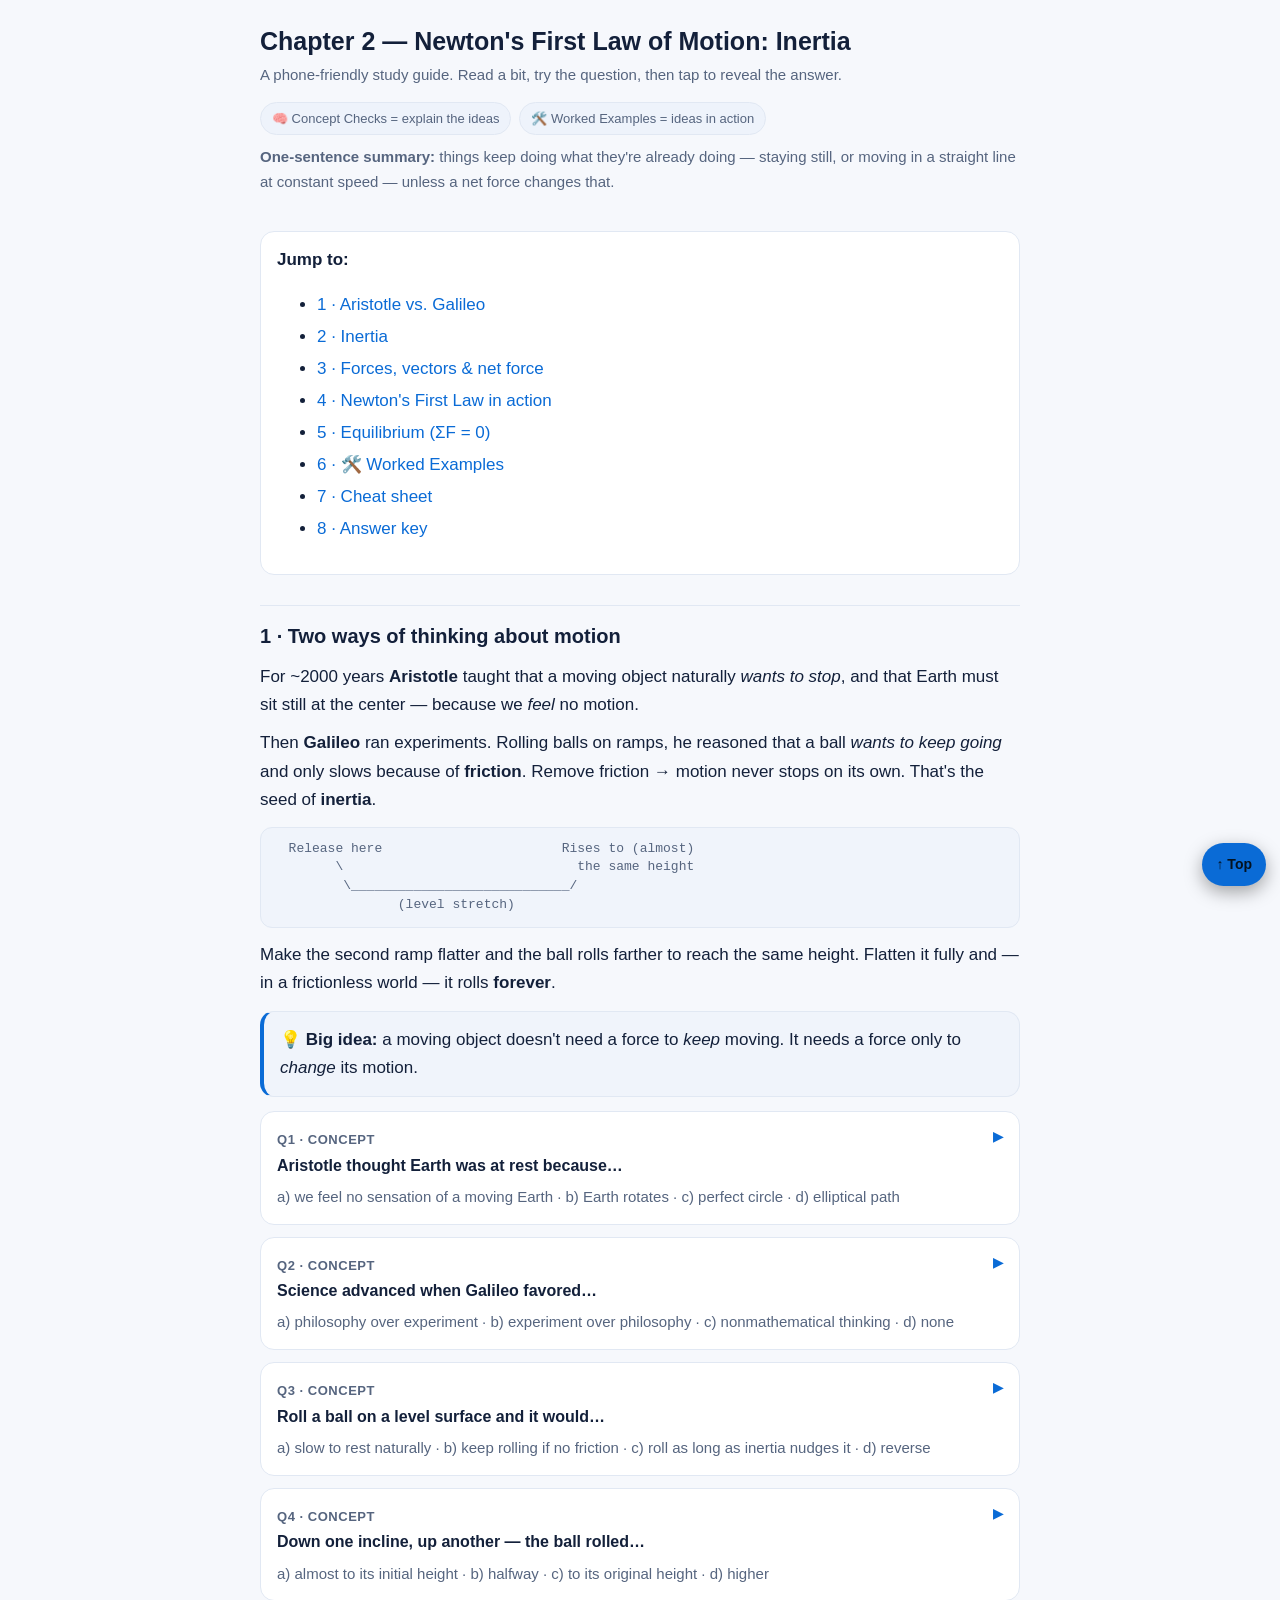
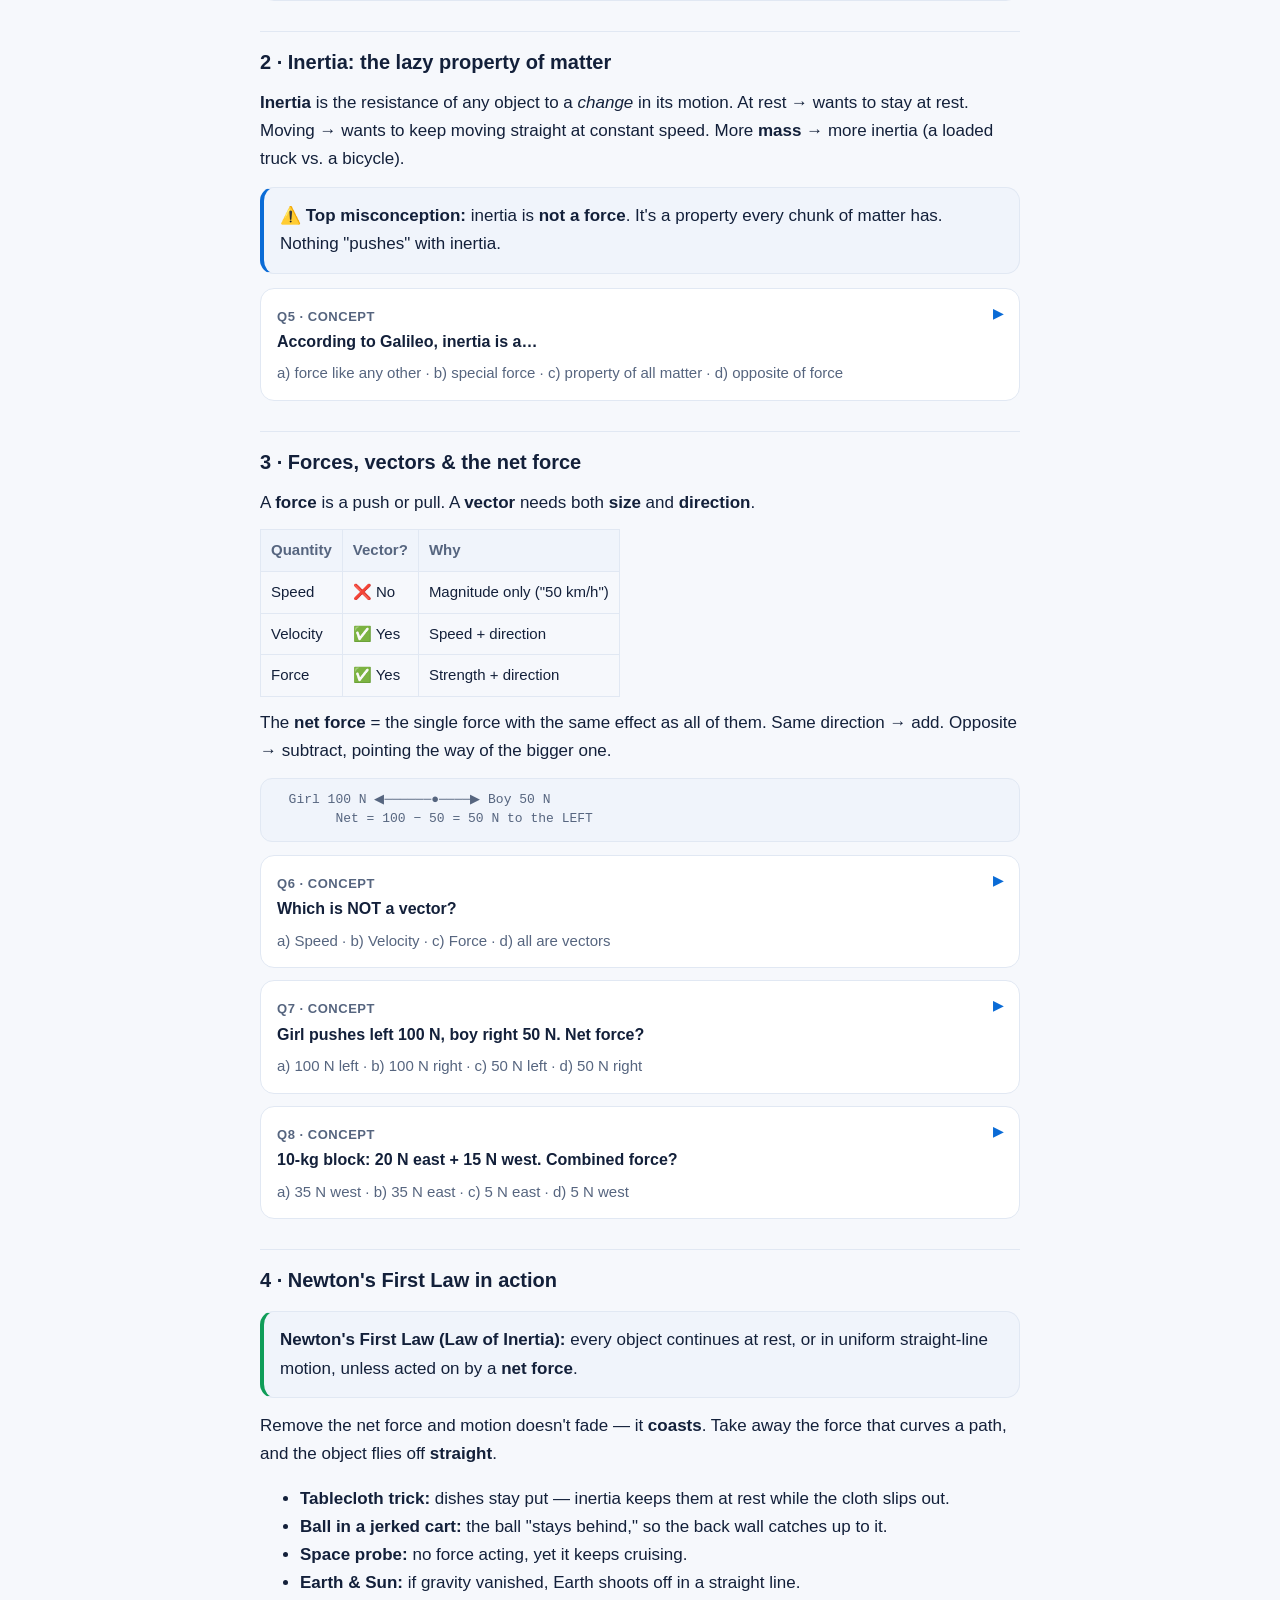
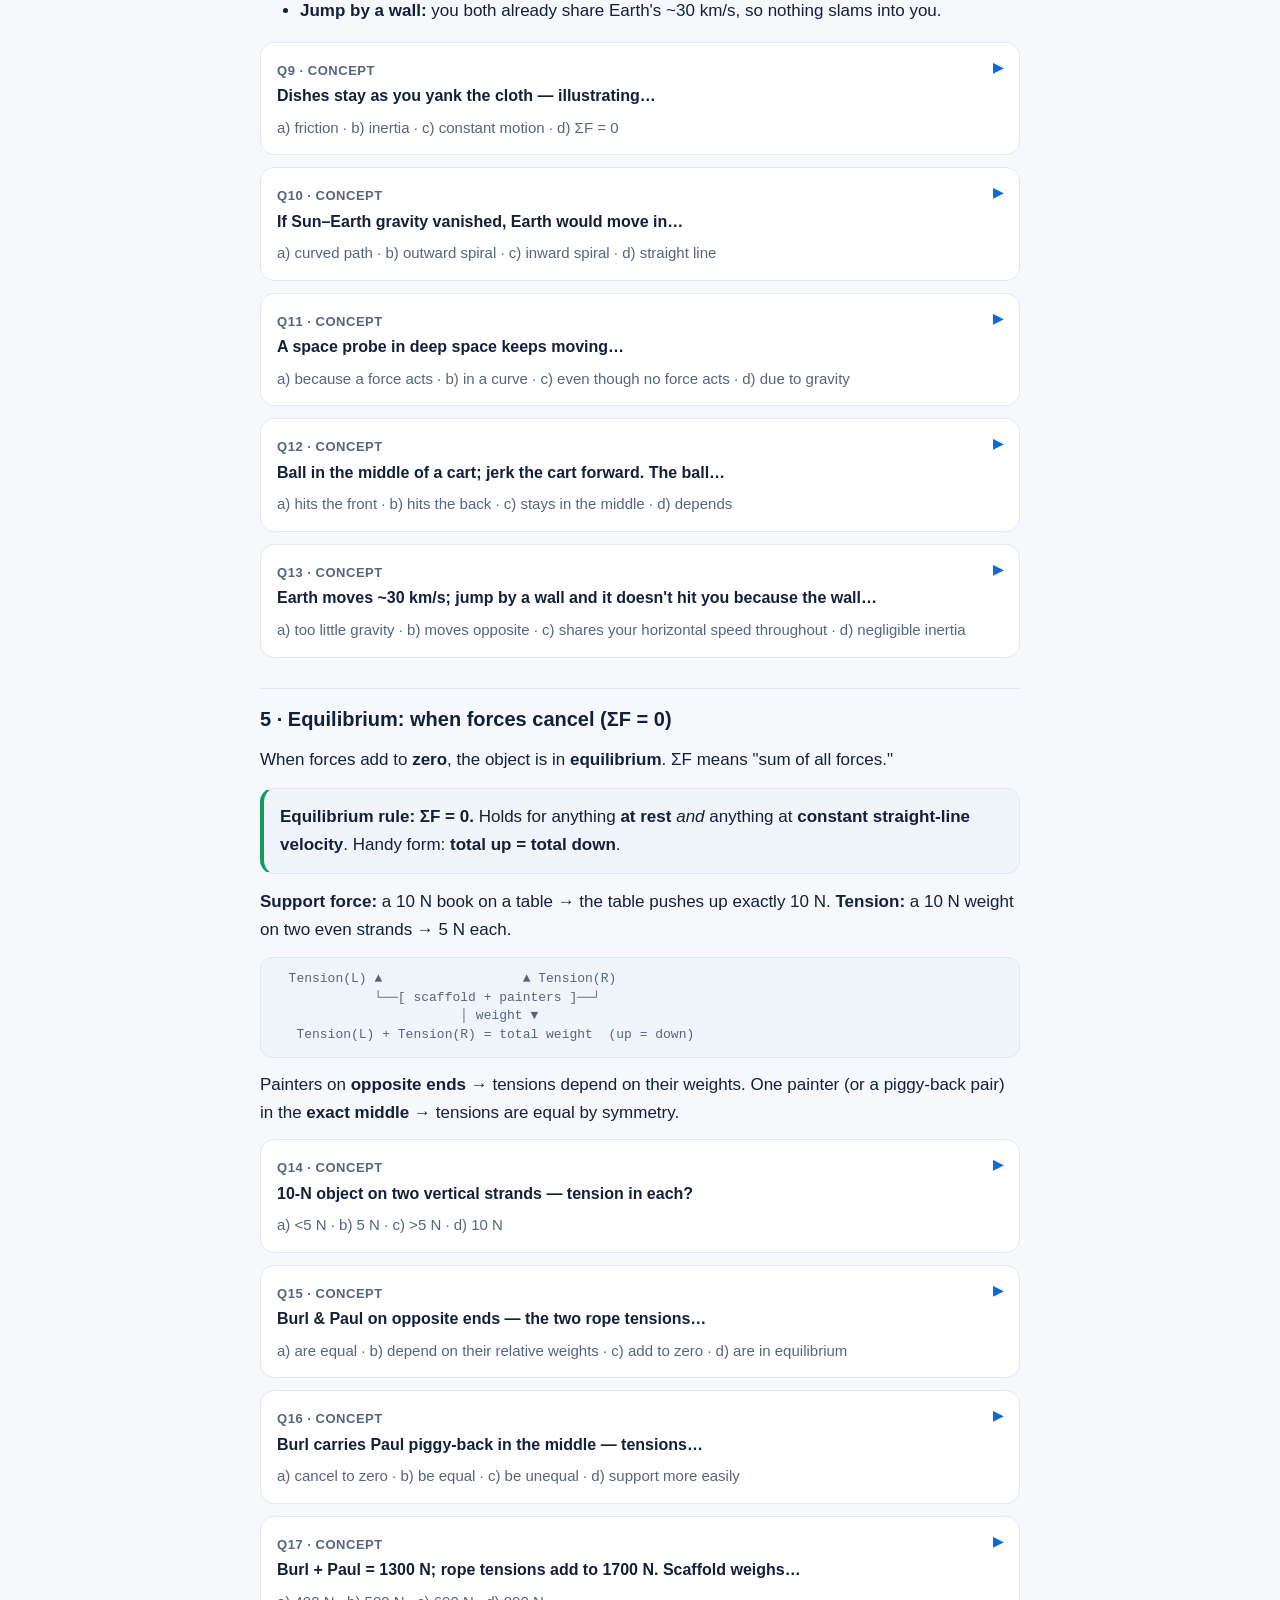
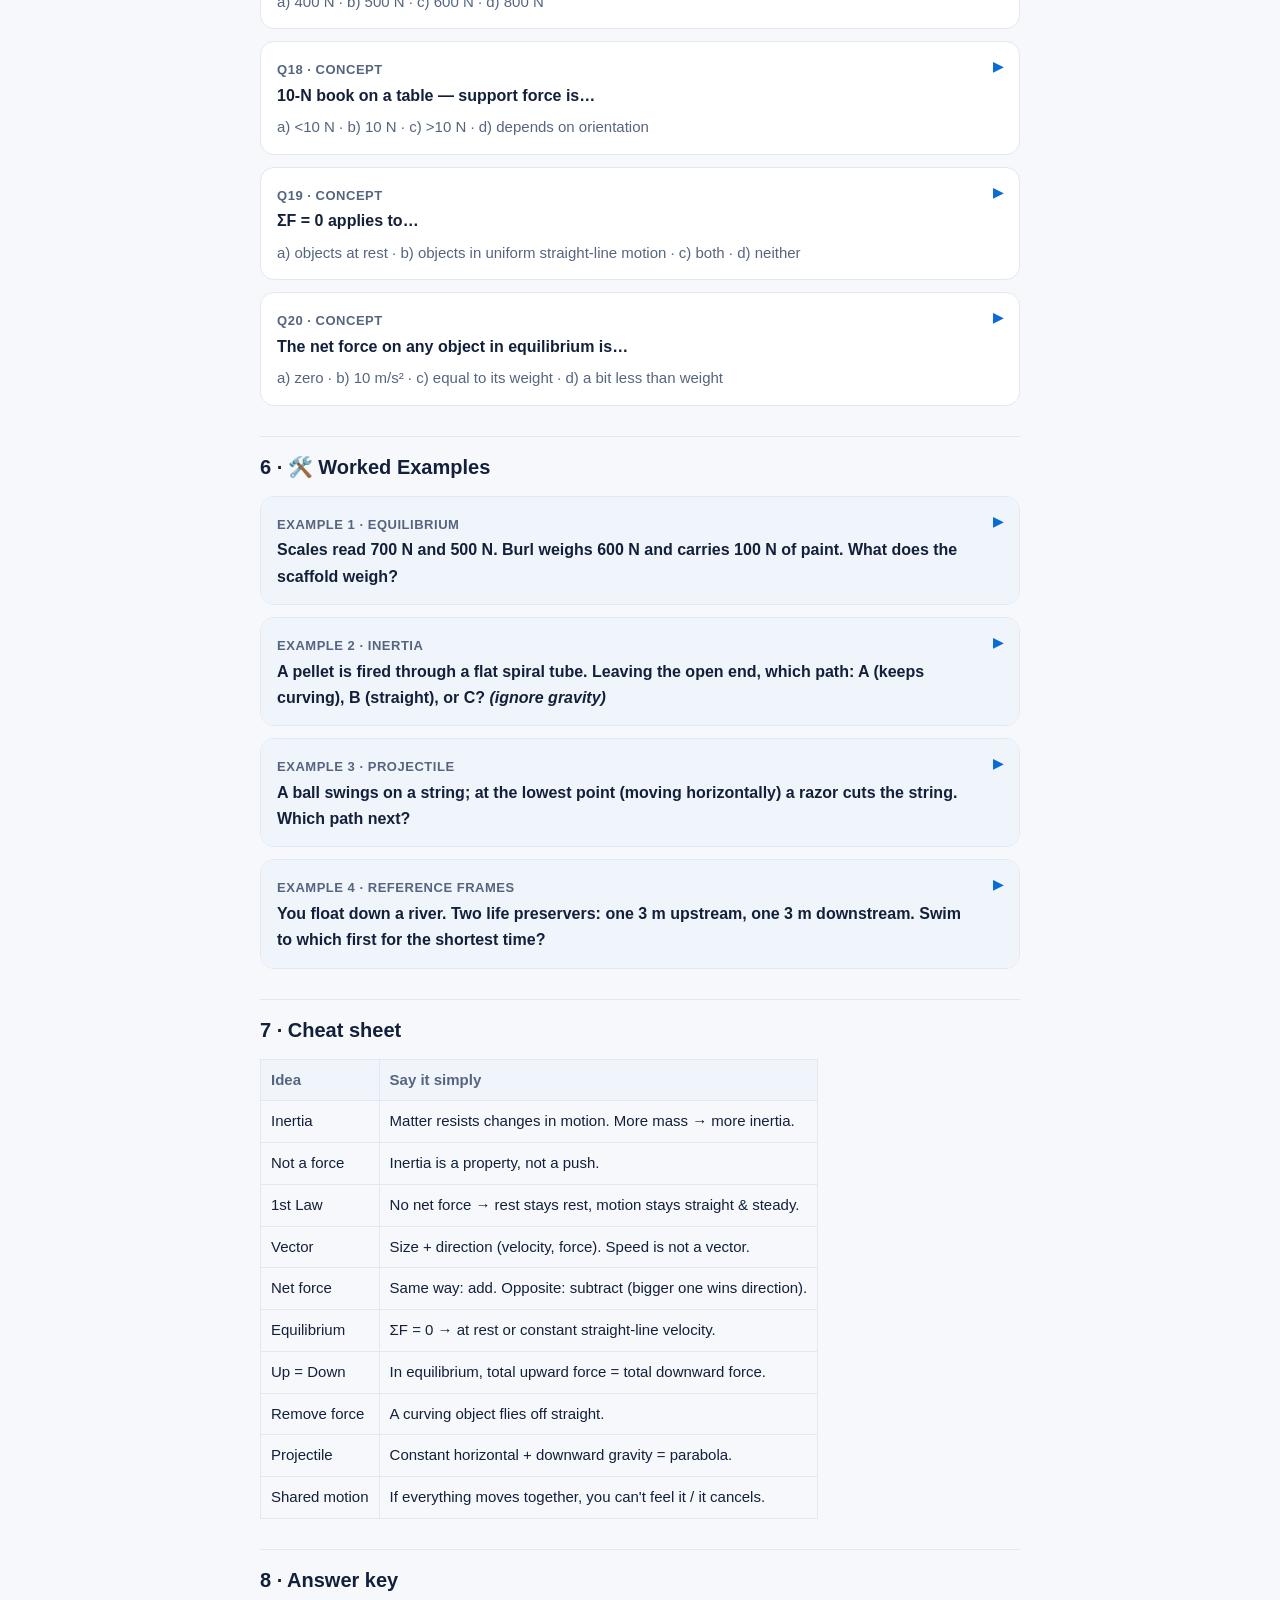
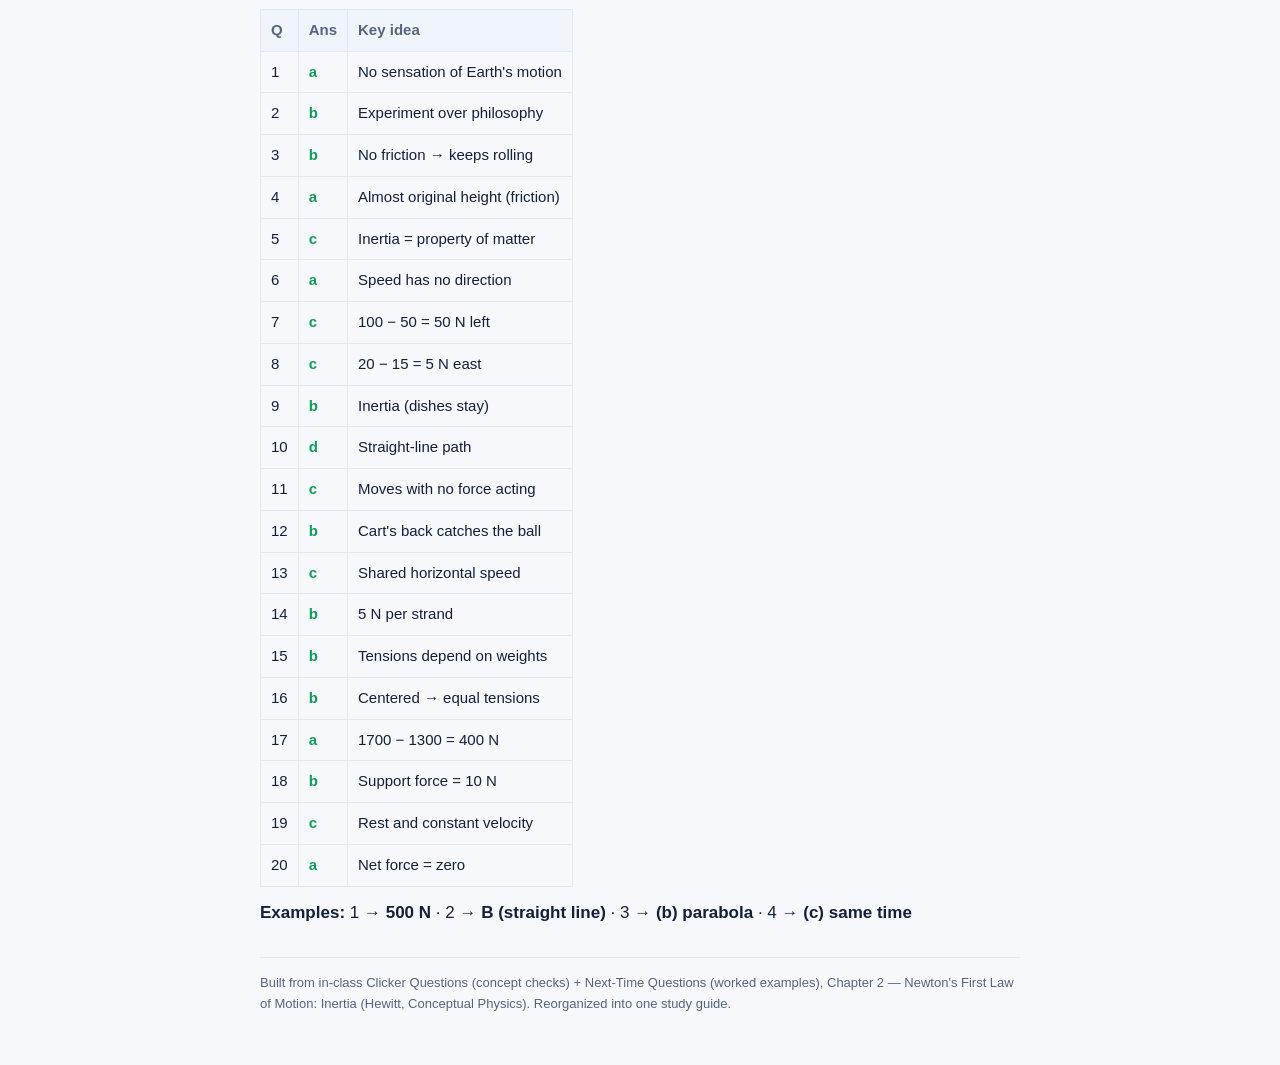
<file: lectures/chapter-02.html>
<!DOCTYPE html>
<html lang="en">
<head>
<meta charset="utf-8">
<meta name="viewport" content="width=device-width, initial-scale=1, viewport-fit=cover">
<meta name="theme-color" content="#0b1220">
<title>Ch.2 — Newton's First Law (Inertia)</title>
<style>
  :root{
    --bg:#0b1220; --card:#131c2e; --card2:#0f1726; --ink:#e8eef7; --muted:#9fb0c8;
    --acc:#4cc2ff; --good:#39d98a; --line:#243149; --pill:#1d2940;
  }
  @media (prefers-color-scheme: light){
    :root{ --bg:#f6f8fc; --card:#ffffff; --card2:#f0f4fb; --ink:#13203a; --muted:#56657f;
           --acc:#0a6bd6; --good:#0f9d58; --line:#e1e8f3; --pill:#eef3fb; }
  }
  *{box-sizing:border-box}
  html{-webkit-text-size-adjust:100%}
  body{margin:0;background:var(--bg);color:var(--ink);
    font:17px/1.65 -apple-system,BlinkMacSystemFont,"Segoe UI",Roboto,Helvetica,Arial,sans-serif;
    padding:0 16px env(safe-area-inset-bottom) 16px;}
  .wrap{max-width:760px;margin:0 auto}
  header{padding:26px 0 8px}
  h1{font-size:25px;line-height:1.25;margin:0 0 6px}
  .sub{color:var(--muted);font-size:15px;margin:0 0 14px}
  .legend{display:flex;gap:8px;flex-wrap:wrap;margin:10px 0 4px}
  .tag{background:var(--pill);border:1px solid var(--line);border-radius:999px;
    padding:5px 11px;font-size:13px;color:var(--muted)}
  h2{font-size:20px;margin:30px 0 6px;padding-top:14px;border-top:1px solid var(--line)}
  h3{font-size:17px;margin:20px 0 6px;color:var(--acc)}
  p{margin:10px 0}
  .card{background:var(--card);border:1px solid var(--line);border-radius:14px;
    padding:14px 16px;margin:14px 0}
  .idea{border-left:4px solid var(--acc);background:var(--card2)}
  .law{border-left:4px solid var(--good);background:var(--card2)}
  pre{background:var(--card2);border:1px solid var(--line);border-radius:12px;
    padding:12px;overflow-x:auto;font-size:13px;line-height:1.45;color:var(--muted);
    -webkit-overflow-scrolling:touch}
  table{width:100%;border-collapse:collapse;margin:12px 0;font-size:15px;display:block;overflow-x:auto}
  th,td{border:1px solid var(--line);padding:8px 10px;text-align:left;vertical-align:top}
  th{background:var(--card2);color:var(--muted);font-weight:600;white-space:nowrap}
  details{background:var(--card);border:1px solid var(--line);border-radius:14px;margin:12px 0;overflow:hidden}
  summary{cursor:pointer;list-style:none;padding:14px 44px 14px 16px;position:relative;
    font-weight:600;font-size:16px}
  summary::-webkit-details-marker{display:none}
  summary::after{content:"▶";position:absolute;right:16px;top:14px;color:var(--acc);
    transition:transform .2s;font-size:13px}
  details[open] summary::after{transform:rotate(90deg)}
  .q{color:var(--muted);font-weight:600;font-size:13px;letter-spacing:.04em;text-transform:uppercase}
  .ans{padding:0 16px 14px;border-top:1px solid var(--line);margin-top:2px}
  .ans b{color:var(--good)}
  .opts{color:var(--muted);font-size:15px;font-weight:400;margin-top:6px;display:block}
  .ex summary{background:var(--card2)}
  .key b{color:var(--good)}
  .toc a{color:var(--acc);text-decoration:none}
  .toc li{margin:4px 0}
  footer{color:var(--muted);font-size:13px;margin:30px 0 50px;border-top:1px solid var(--line);padding-top:14px}
  a{color:var(--acc)}
  .top{position:fixed;right:14px;bottom:14px;background:var(--acc);color:#04121f;
    border-radius:999px;padding:10px 14px;font-size:14px;font-weight:700;text-decoration:none;
    box-shadow:0 6px 18px rgba(0,0,0,.35)}
</style>
</head>
<body>
<div class="wrap" id="top">
<header>
  <h1>Chapter 2 — Newton's First Law of Motion: Inertia</h1>
  <p class="sub">A phone-friendly study guide. Read a bit, try the question, then tap to reveal the answer.</p>
  <div class="legend">
    <span class="tag">🧠 Concept Checks = explain the ideas</span>
    <span class="tag">🛠️ Worked Examples = ideas in action</span>
  </div>
  <p class="sub" style="margin-top:10px"><b>One-sentence summary:</b> things keep doing what they're already doing — staying still, or moving in a straight line at constant speed — unless a net force changes that.</p>
</header>

<div class="card">
  <b>Jump to:</b>
  <ul class="toc">
    <li><a href="#s1">1 · Aristotle vs. Galileo</a></li>
    <li><a href="#s2">2 · Inertia</a></li>
    <li><a href="#s3">3 · Forces, vectors & net force</a></li>
    <li><a href="#s4">4 · Newton's First Law in action</a></li>
    <li><a href="#s5">5 · Equilibrium (ΣF = 0)</a></li>
    <li><a href="#s6">6 · 🛠️ Worked Examples</a></li>
    <li><a href="#s7">7 · Cheat sheet</a></li>
    <li><a href="#s8">8 · Answer key</a></li>
  </ul>
</div>

<!-- 1 -->
<h2 id="s1">1 · Two ways of thinking about motion</h2>
<p>For ~2000 years <b>Aristotle</b> taught that a moving object naturally <i>wants to stop</i>, and that Earth must sit still at the center — because we <i>feel</i> no motion.</p>
<p>Then <b>Galileo</b> ran experiments. Rolling balls on ramps, he reasoned that a ball <i>wants to keep going</i> and only slows because of <b>friction</b>. Remove friction → motion never stops on its own. That's the seed of <b>inertia</b>.</p>
<pre>  Release here                       Rises to (almost)
        \                              the same height
         \____________________________/
                (level stretch)</pre>
<p>Make the second ramp flatter and the ball rolls farther to reach the same height. Flatten it fully and — in a frictionless world — it rolls <b>forever</b>.</p>
<div class="card idea">💡 <b>Big idea:</b> a moving object doesn't need a force to <i>keep</i> moving. It needs a force only to <i>change</i> its motion.</div>

<details><summary><span class="q">Q1 · Concept</span><br>Aristotle thought Earth was at rest because…<span class="opts">a) we feel no sensation of a moving Earth · b) Earth rotates · c) perfect circle · d) elliptical path</span></summary>
<div class="ans"><p><b>Answer: a.</b> We feel no sensation of motion, so it <i>seemed</i> Earth was still. Smooth, steady motion is undetectable from the inside.</p></div></details>

<details><summary><span class="q">Q2 · Concept</span><br>Science advanced when Galileo favored…<span class="opts">a) philosophy over experiment · b) experiment over philosophy · c) nonmathematical thinking · d) none</span></summary>
<div class="ans"><p><b>Answer: b.</b> His revolution was <b>testing ideas by experiment</b> instead of just debating them.</p></div></details>

<details><summary><span class="q">Q3 · Concept</span><br>Roll a ball on a level surface and it would…<span class="opts">a) slow to rest naturally · b) keep rolling if no friction · c) roll as long as inertia nudges it · d) reverse</span></summary>
<div class="ans"><p><b>Answer: b.</b> With <b>no friction</b>, nothing removes its motion. (c) is a trap — inertia doesn't <i>nudge</i>; it isn't a force.</p></div></details>

<details><summary><span class="q">Q4 · Concept</span><br>Down one incline, up another — the ball rolled…<span class="opts">a) almost to its initial height · b) halfway · c) to its original height · d) higher</span></summary>
<div class="ans"><p><b>Answer: a.</b> In the real experiment it reaches <b>almost</b> its start; the shortfall is <b>friction</b>. The frictionless idealization ("to its original height") is what reveals inertia.</p></div></details>

<!-- 2 -->
<h2 id="s2">2 · Inertia: the lazy property of matter</h2>
<p><b>Inertia</b> is the resistance of any object to a <i>change</i> in its motion. At rest → wants to stay at rest. Moving → wants to keep moving straight at constant speed. More <b>mass</b> → more inertia (a loaded truck vs. a bicycle).</p>
<div class="card idea">⚠️ <b>Top misconception:</b> inertia is <b>not a force</b>. It's a property every chunk of matter has. Nothing "pushes" with inertia.</div>

<details><summary><span class="q">Q5 · Concept</span><br>According to Galileo, inertia is a…<span class="opts">a) force like any other · b) special force · c) property of all matter · d) opposite of force</span></summary>
<div class="ans"><p><b>Answer: c.</b> A <b>property of all matter</b>. If you picked "force," re-read the warning above.</p></div></details>

<!-- 3 -->
<h2 id="s3">3 · Forces, vectors & the net force</h2>
<p>A <b>force</b> is a push or pull. A <b>vector</b> needs both <b>size</b> and <b>direction</b>.</p>
<table><tr><th>Quantity</th><th>Vector?</th><th>Why</th></tr>
<tr><td>Speed</td><td>❌ No</td><td>Magnitude only ("50 km/h")</td></tr>
<tr><td>Velocity</td><td>✅ Yes</td><td>Speed + direction</td></tr>
<tr><td>Force</td><td>✅ Yes</td><td>Strength + direction</td></tr></table>
<p>The <b>net force</b> = the single force with the same effect as all of them. Same direction → add. Opposite → subtract, pointing the way of the bigger one.</p>
<pre>  Girl 100 N ◀──────●────▶ Boy 50 N
        Net = 100 − 50 = 50 N to the LEFT</pre>

<details><summary><span class="q">Q6 · Concept</span><br>Which is <b>NOT</b> a vector?<span class="opts">a) Speed · b) Velocity · c) Force · d) all are vectors</span></summary>
<div class="ans"><p><b>Answer: a.</b> <b>Speed</b> is just a number; velocity and force carry direction.</p></div></details>

<details><summary><span class="q">Q7 · Concept</span><br>Girl pushes left 100 N, boy right 50 N. Net force?<span class="opts">a) 100 N left · b) 100 N right · c) 50 N left · d) 50 N right</span></summary>
<div class="ans"><p><b>Answer: c.</b> 100 − 50 = <b>50 N to the left</b> (toward the stronger push).</p></div></details>

<details><summary><span class="q">Q8 · Concept</span><br>10-kg block: 20 N east + 15 N west. Combined force?<span class="opts">a) 35 N west · b) 35 N east · c) 5 N east · d) 5 N west</span></summary>
<div class="ans"><p><b>Answer: c.</b> 20 − 15 = <b>5 N east</b>. The 10 kg is a distractor — you don't need mass for the net force.</p></div></details>

<!-- 4 -->
<h2 id="s4">4 · Newton's First Law in action</h2>
<div class="card law"><b>Newton's First Law (Law of Inertia):</b> every object continues at rest, or in uniform straight-line motion, unless acted on by a <b>net force</b>.</div>
<p>Remove the net force and motion doesn't fade — it <b>coasts</b>. Take away the force that curves a path, and the object flies off <b>straight</b>.</p>
<ul>
<li><b>Tablecloth trick:</b> dishes stay put — inertia keeps them at rest while the cloth slips out.</li>
<li><b>Ball in a jerked cart:</b> the ball "stays behind," so the back wall catches up to it.</li>
<li><b>Space probe:</b> no force acting, yet it keeps cruising.</li>
<li><b>Earth &amp; Sun:</b> if gravity vanished, Earth shoots off in a straight line.</li>
<li><b>Jump by a wall:</b> you both already share Earth's ~30 km/s, so nothing slams into you.</li>
</ul>

<details><summary><span class="q">Q9 · Concept</span><br>Dishes stay as you yank the cloth — illustrating…<span class="opts">a) friction · b) inertia · c) constant motion · d) ΣF = 0</span></summary>
<div class="ans"><p><b>Answer: b.</b> <b>Inertia</b> — the dishes resist a change from rest.</p></div></details>

<details><summary><span class="q">Q10 · Concept</span><br>If Sun–Earth gravity vanished, Earth would move in…<span class="opts">a) curved path · b) outward spiral · c) inward spiral · d) straight line</span></summary>
<div class="ans"><p><b>Answer: d.</b> No force to bend the path → a <b>straight line</b>.</p></div></details>

<details><summary><span class="q">Q11 · Concept</span><br>A space probe in deep space keeps moving…<span class="opts">a) because a force acts · b) in a curve · c) even though no force acts · d) due to gravity</span></summary>
<div class="ans"><p><b>Answer: c.</b> No force is needed to <i>keep</i> moving.</p></div></details>

<details><summary><span class="q">Q12 · Concept</span><br>Ball in the middle of a cart; jerk the cart forward. The ball…<span class="opts">a) hits the front · b) hits the back · c) stays in the middle · d) depends</span></summary>
<div class="ans"><p><b>Answer: b.</b> The ball tends to <b>stay at rest</b>; the cart shoots forward, so the <b>back wall meets the ball</b>.</p></div></details>

<details><summary><span class="q">Q13 · Concept</span><br>Earth moves ~30 km/s; jump by a wall and it doesn't hit you because the wall…<span class="opts">a) too little gravity · b) moves opposite · c) shares your horizontal speed throughout · d) negligible inertia</span></summary>
<div class="ans"><p><b>Answer: c.</b> You and the wall <b>share the same horizontal motion</b> the whole time — exactly why Earth's motion is unfelt.</p></div></details>

<!-- 5 -->
<h2 id="s5">5 · Equilibrium: when forces cancel (ΣF = 0)</h2>
<p>When forces add to <b>zero</b>, the object is in <b>equilibrium</b>. ΣF means "sum of all forces."</p>
<div class="card law"><b>Equilibrium rule: ΣF = 0.</b> Holds for anything <b>at rest</b> <i>and</i> anything at <b>constant straight-line velocity</b>. Handy form: <b>total up = total down</b>.</div>
<p><b>Support force:</b> a 10 N book on a table → the table pushes up exactly 10 N. <b>Tension:</b> a 10 N weight on two even strands → 5 N each.</p>
<pre>  Tension(L) ▲                  ▲ Tension(R)
             └──[ scaffold + painters ]──┘
                        │ weight ▼
   Tension(L) + Tension(R) = total weight  (up = down)</pre>
<p>Painters on <b>opposite ends</b> → tensions depend on their weights. One painter (or a piggy-back pair) in the <b>exact middle</b> → tensions are equal by symmetry.</p>

<details><summary><span class="q">Q14 · Concept</span><br>10-N object on two vertical strands — tension in each?<span class="opts">a) &lt;5 N · b) 5 N · c) &gt;5 N · d) 10 N</span></summary>
<div class="ans"><p><b>Answer: b.</b> Shared evenly → <b>5 N each</b> (5 + 5 = 10).</p></div></details>

<details><summary><span class="q">Q15 · Concept</span><br>Burl &amp; Paul on opposite ends — the two rope tensions…<span class="opts">a) are equal · b) depend on their relative weights · c) add to zero · d) are in equilibrium</span></summary>
<div class="ans"><p><b>Answer: b.</b> The rope nearer the heavier painter carries more — equal <i>only</i> if they weigh the same.</p></div></details>

<details><summary><span class="q">Q16 · Concept</span><br>Burl carries Paul piggy-back in the <b>middle</b> — tensions…<span class="opts">a) cancel to zero · b) be equal · c) be unequal · d) support more easily</span></summary>
<div class="ans"><p><b>Answer: b.</b> Dead center = symmetric load → <b>equal</b> tensions.</p></div></details>

<details><summary><span class="q">Q17 · Concept</span><br>Burl + Paul = 1300 N; rope tensions add to 1700 N. Scaffold weighs…<span class="opts">a) 400 N · b) 500 N · c) 600 N · d) 800 N</span></summary>
<div class="ans"><p><b>Answer: a.</b> Up = down: 1700 supports painters + scaffold → scaffold = 1700 − 1300 = <b>400 N</b>.</p></div></details>

<details><summary><span class="q">Q18 · Concept</span><br>10-N book on a table — support force is…<span class="opts">a) &lt;10 N · b) 10 N · c) &gt;10 N · d) depends on orientation</span></summary>
<div class="ans"><p><b>Answer: b.</b> At rest, the table pushes up exactly <b>10 N</b>.</p></div></details>

<details><summary><span class="q">Q19 · Concept</span><br>ΣF = 0 applies to…<span class="opts">a) objects at rest · b) objects in uniform straight-line motion · c) both · d) neither</span></summary>
<div class="ans"><p><b>Answer: c.</b> <b>Both</b> — "nothing changing" covers rest <i>and</i> constant velocity.</p></div></details>

<details><summary><span class="q">Q20 · Concept</span><br>The net force on any object in equilibrium is…<span class="opts">a) zero · b) 10 m/s² · c) equal to its weight · d) a bit less than weight</span></summary>
<div class="ans"><p><b>Answer: a.</b> That's the definition — net force = <b>zero</b>.</p></div></details>

<!-- 6 -->
<h2 id="s6">6 · 🛠️ Worked Examples</h2>

<details class="ex"><summary><span class="q">Example 1 · Equilibrium</span><br>Scales read 700 N and 500 N. Burl weighs 600 N and carries 100 N of paint. <b>What does the scaffold weigh?</b></summary>
<div class="ans">
<pre>  700 N ▲                       ▲ 500 N
        └──[ Burl 600 + paint 100 ]──┘</pre>
<p>At rest → <b>total up = total down</b>.</p>
<p>1. Up = 700 + 500 = <b>1200 N</b> → so total weight = 1200 N.<br>
2. Burl + paint = 700 N.<br>
3. Scaffold = 1200 − 700 = <b>500 N</b>. ✅</p>
</div></details>

<details class="ex"><summary><span class="q">Example 2 · Inertia</span><br>A pellet is fired through a flat spiral tube. Leaving the open end, which path: A (keeps curving), B (straight), or C? <i>(ignore gravity)</i></summary>
<div class="ans">
<p>Inside, the wall forces it to curve. The instant it exits — no wall, no force — so by the <b>law of inertia</b> it travels in a <b>straight line</b>.</p>
<p><b>Answer: B</b> — straight line. (A is the classic wrong guess: the pellet doesn't "remember" the curve.)</p>
</div></details>

<details class="ex"><summary><span class="q">Example 3 · Projectile</span><br>A ball swings on a string; at the lowest point (moving horizontally) a razor cuts the string. Which path next?</summary>
<div class="ans">
<p>Split the motion at the cut:</p>
<p>1. <b>Horizontal:</b> no horizontal force → keeps constant horizontal speed (inertia).<br>
2. <b>Vertical:</b> gravity pulls it down → it accelerates downward.</p>
<p>Constant sideways speed + speeding-up fall = a <b>parabola</b>.</p>
<p><b>Answer: (b)</b> — a parabolic path, like any projectile.</p>
</div></details>

<details class="ex"><summary><span class="q">Example 4 · Reference frames</span><br>You float down a river. Two life preservers: one 3 m upstream, one 3 m downstream. Swim to which first for the shortest time?</summary>
<div class="ans">
<p>You, the water, and both preservers all drift together. Relative to the <i>water</i> it's just like a still pool — both preservers sit 3 m away.</p>
<p><b>Answer: (c)</b> — both take the same time. The river's motion carries everyone equally and cancels out (same logic as jumping by a wall, Q13).</p>
</div></details>

<!-- 7 -->
<h2 id="s7">7 · Cheat sheet</h2>
<table>
<tr><th>Idea</th><th>Say it simply</th></tr>
<tr><td>Inertia</td><td>Matter resists changes in motion. More mass → more inertia.</td></tr>
<tr><td>Not a force</td><td>Inertia is a property, not a push.</td></tr>
<tr><td>1st Law</td><td>No net force → rest stays rest, motion stays straight &amp; steady.</td></tr>
<tr><td>Vector</td><td>Size + direction (velocity, force). Speed is not a vector.</td></tr>
<tr><td>Net force</td><td>Same way: add. Opposite: subtract (bigger one wins direction).</td></tr>
<tr><td>Equilibrium</td><td>ΣF = 0 → at rest or constant straight-line velocity.</td></tr>
<tr><td>Up = Down</td><td>In equilibrium, total upward force = total downward force.</td></tr>
<tr><td>Remove force</td><td>A curving object flies off straight.</td></tr>
<tr><td>Projectile</td><td>Constant horizontal + downward gravity = parabola.</td></tr>
<tr><td>Shared motion</td><td>If everything moves together, you can't feel it / it cancels.</td></tr>
</table>

<!-- 8 -->
<h2 id="s8">8 · Answer key</h2>
<table class="key">
<tr><th>Q</th><th>Ans</th><th>Key idea</th></tr>
<tr><td>1</td><td><b>a</b></td><td>No sensation of Earth's motion</td></tr>
<tr><td>2</td><td><b>b</b></td><td>Experiment over philosophy</td></tr>
<tr><td>3</td><td><b>b</b></td><td>No friction → keeps rolling</td></tr>
<tr><td>4</td><td><b>a</b></td><td>Almost original height (friction)</td></tr>
<tr><td>5</td><td><b>c</b></td><td>Inertia = property of matter</td></tr>
<tr><td>6</td><td><b>a</b></td><td>Speed has no direction</td></tr>
<tr><td>7</td><td><b>c</b></td><td>100 − 50 = 50 N left</td></tr>
<tr><td>8</td><td><b>c</b></td><td>20 − 15 = 5 N east</td></tr>
<tr><td>9</td><td><b>b</b></td><td>Inertia (dishes stay)</td></tr>
<tr><td>10</td><td><b>d</b></td><td>Straight-line path</td></tr>
<tr><td>11</td><td><b>c</b></td><td>Moves with no force acting</td></tr>
<tr><td>12</td><td><b>b</b></td><td>Cart's back catches the ball</td></tr>
<tr><td>13</td><td><b>c</b></td><td>Shared horizontal speed</td></tr>
<tr><td>14</td><td><b>b</b></td><td>5 N per strand</td></tr>
<tr><td>15</td><td><b>b</b></td><td>Tensions depend on weights</td></tr>
<tr><td>16</td><td><b>b</b></td><td>Centered → equal tensions</td></tr>
<tr><td>17</td><td><b>a</b></td><td>1700 − 1300 = 400 N</td></tr>
<tr><td>18</td><td><b>b</b></td><td>Support force = 10 N</td></tr>
<tr><td>19</td><td><b>c</b></td><td>Rest and constant velocity</td></tr>
<tr><td>20</td><td><b>a</b></td><td>Net force = zero</td></tr>
</table>
<p><b>Examples:</b> 1 → <b>500 N</b> · 2 → <b>B (straight line)</b> · 3 → <b>(b) parabola</b> · 4 → <b>(c) same time</b></p>

<footer>
Built from in-class Clicker Questions (concept checks) + Next-Time Questions (worked examples), Chapter 2 — Newton's First Law of Motion: Inertia (Hewitt, Conceptual Physics). Reorganized into one study guide.
</footer>
</div>
<a class="top" href="#top">↑ Top</a>
</body>
</html>
</file>
